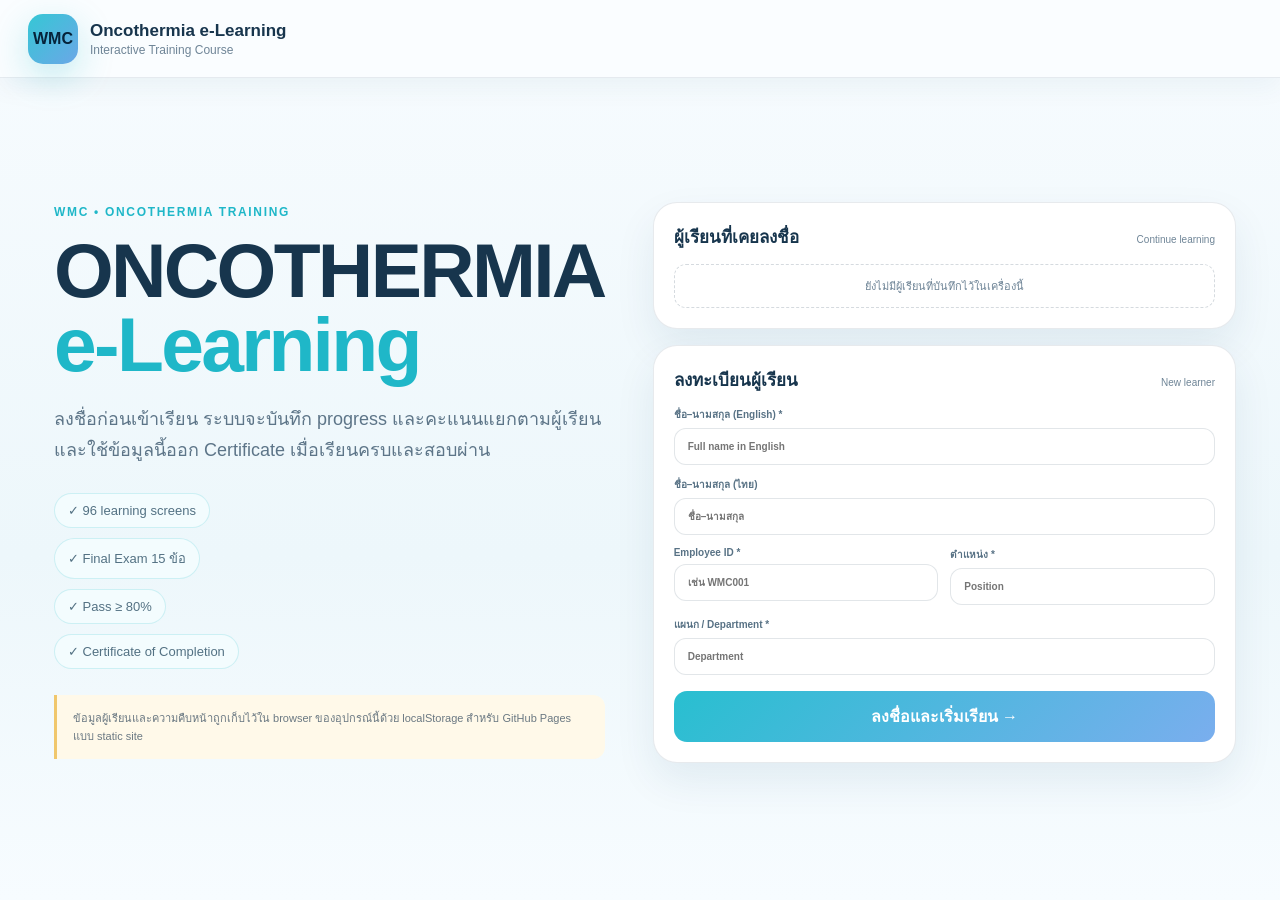
<file: index.html>
<!doctype html>
<html lang="th">
<head>
  <meta charset="utf-8">
  <meta name="viewport" content="width=device-width, initial-scale=1, viewport-fit=cover">
  <meta name="theme-color" content="#f6fbfe">
  <title>Oncothermia e-Learning | WMC</title>
  <link rel="stylesheet" href="styles.css?v=23.0">
</head>
<body class="signedOut">
<div id="app">
  <header class="topbar">
    <button class="brand" id="homeBtn" aria-label="Course home">
      <span class="brandMark">WMC</span>
      <span><b>Oncothermia e‑Learning</b><small>Interactive Training Course</small></span>
    </button>

    <div class="progressWrap">
      <div class="progressLabel"><span>COURSE PROGRESS</span><strong id="progressText">0%</strong></div>
      <div class="progress"><i id="progressBar"></i></div>
    </div>

    <div class="learnerChip">
      <span class="learnerAvatar" id="userInitials">WMC</span>
      <span class="learnerInfo"><b id="userName">Learner</b><small id="userMeta"></small></span>
      <button id="switchLearnerBtn" type="button">เปลี่ยนผู้เรียน</button>
    </div>

    <nav class="topActions">
      <button id="fullscreenBtn" type="button">⛶ Full screen</button>
      <button id="examBtn" type="button">📝 Final Exam</button>
      <button id="certificateBtn" type="button">🏅 Certificate</button>
    </nav>
  </header>

  <main>
    <section id="signinView" class="view signinView">
      <div class="signinHero">
        <div class="kicker">WMC • ONCOTHERMIA TRAINING</div>
        <h1>ONCOTHERMIA<br><span>e‑Learning</span></h1>
        <p>ลงชื่อก่อนเข้าเรียน ระบบจะบันทึก progress และคะแนนแยกตามผู้เรียน และใช้ข้อมูลนี้ออก Certificate เมื่อเรียนครบและสอบผ่าน</p>
        <div class="signinFeatures">
          <span>✓ 96 learning screens</span>
          <span>✓ Final Exam 15 ข้อ</span>
          <span>✓ Pass ≥ 80%</span>
          <span>✓ Certificate of Completion</span>
        </div>
        <div class="signinNotice">ข้อมูลผู้เรียนและความคืบหน้าถูกเก็บไว้ใน browser ของอุปกรณ์นี้ด้วย localStorage สำหรับ GitHub Pages แบบ static site</div>
      </div>

      <div class="signinPanel">
        <div class="savedBox">
          <div class="panelTitle"><span>ผู้เรียนที่เคยลงชื่อ</span><small>Continue learning</small></div>
          <div id="savedLearners" class="savedLearners"></div>
        </div>

        <form id="signinForm" class="registrationCard">
          <div class="panelTitle"><span>ลงทะเบียนผู้เรียน</span><small>New learner</small></div>
          <div class="formGrid">
            <label class="full">ชื่อ–นามสกุล (English) *<input id="regNameEn" autocomplete="name" placeholder="Full name in English" required></label>
            <label class="full">ชื่อ–นามสกุล (ไทย)<input id="regNameTh" placeholder="ชื่อ–นามสกุล"></label>
            <label>Employee ID *<input id="regEmployeeId" placeholder="เช่น WMC001" required></label>
            <label>ตำแหน่ง *<input id="regPosition" placeholder="Position" required></label>
            <label class="full">แผนก / Department *<input id="regDepartment" placeholder="Department" required></label>
          </div>
          <button class="primary signinSubmit" type="submit">ลงชื่อและเริ่มเรียน →</button>
        </form>
      </div>
    </section>

    <section id="homeView" class="view homeView hidden">
      <div class="heroCopy">
        <div class="kicker">WMC • ONCOTHERMIA TRAINING</div>
        <h1>ONCOTHERMIA<br><span>อองโคเทอร์เมียกับการรักษามะเร็ง</span></h1>
        <p>e‑Learning สร้างจาก PowerPoint ฉบับที่จัดรูปแบบเสร็จแล้ว โดยคงเนื้อหาและภาพต้นฉบับ พร้อมระบบติดตามความคืบหน้า แบบทดสอบ และ Certificate</p>
        <div class="welcomeLine">ยินดีต้อนรับ <b id="welcomeName"></b></div>
        <div class="heroStats"><div><b>6</b><span>Lessons</span></div><div><b>96</b><span>Screens</span></div><div><b>15</b><span>Exam questions</span></div></div>
        <div class="heroButtons"><button class="primary" id="startBtn" type="button">เริ่มเรียน →</button><button id="resumeBtn" type="button">เรียนต่อจากล่าสุด</button></div>
      </div>
      <div class="heroImage"><img src="assets/slides/slide-001.png?v=7.0" alt="Oncothermia course cover"></div>
      <div class="lessonGrid" id="lessonGrid"></div>
      <div class="sourceNote">เนื้อหาในคอร์สนี้ยึดตาม PPTX ต้นฉบับ รวมถึง evidence และ case examples ตามแหล่งข้อมูลและช่วงเวลาที่ปรากฏในต้นฉบับ</div>
    </section>

    <section id="courseView" class="view courseView hidden">
      <aside class="lessonRail" id="lessonRail"></aside>
      <div class="viewerColumn">
        <div class="viewerMeta"><div><span id="lessonLabel"></span><b id="slideTitle"></b></div><span id="screenCounter"></span></div>
        <div class="slideStage" id="slideStage"></div>
        <div class="viewerControls"><button id="prevBtn" type="button">← Back</button><div class="dots" id="lessonDots"></div><button class="primary" id="nextBtn" type="button">Next →</button></div>
      </div>
    </section>

    <section id="examView" class="view examView hidden">
      <div class="examHeader"><div><div class="kicker">FINAL ASSESSMENT</div><h2>Final Exam</h2><p>15 ข้อ • เกณฑ์ผ่าน 80% • ทำซ้ำได้</p></div><div class="scoreBadge" id="scoreBadge">Not attempted</div></div>
      <form id="examForm"></form>
      <div class="examSubmit"><button type="button" class="primary" id="submitExamBtn">ส่งคำตอบ</button><button type="button" id="backCourseBtn">กลับบทเรียน</button></div>
    </section>

    <section id="certView" class="view certView hidden">
      <div id="certLocked" class="locked"></div>
      <div id="certReady" class="hidden">
        <div class="certTools">
          <div class="certLearnerSummary"><b id="certProfileName"></b><span>Certificate uses the learner profile from sign-in.</span></div>
          <button id="printCertBtn" type="button">🖨 Print / Save PDF</button>
        </div>
                                <article class="certificate certSource" id="certificate">
          <img class="certSourceBg" src="assets/certificate/certificate-template.png" alt="WMC certificate template">
          <img class="certSourceMachineWm" src="assets/certificate/bed-tower-watermark-user.png" alt="Oncothermia machine watermark">
          <div class="certSourceName" id="certName">Learner name</div>
          <div class="certSourceNameTh" id="certThaiName"></div>
          <div class="certSourceCourse">“Oncothermia e‑Learning Program”</div>
          <div class="certSourceCourseTh">ได้ผ่านการเรียนและประเมินผลตามเกณฑ์กำหนดของหลักสูตรเรียบร้อยแล้ว</div>

          <div class="certSourceSignatureBlock">
            <img class="certSourceSignature" src="assets/certificate/signature-asawadech.png" alt="signature">
            <div class="certSourceSigLine"></div>
            <div class="certSourceSigner">Asawadech Sanbua, M.D.</div>
            <div class="certSourceSignerTh">นพ. อัศวเดช แสนบัว</div>
            <div class="certSourceRole">Radiation Oncology and Oncology</div>
            <div class="certSourceRoleTh">รังสีรักษาและมะเร็งวิทยา</div>
          </div>

          <div class="certSourceVerify">
            <div class="certSourceQRWrap">
              <img class="certSourceQRImg" id="certQrImg" alt="Certificate QR code">
              <div class="certSourceQRFallback hidden" id="certQrFallback">QR</div>
            </div>
            <div class="certSourceVerifyInfo">
              <div class="certSourceVerifyTitle">Certificate<br>Verification</div>
              <div class="certSourceVerifyId" id="certId">CERT-0000</div>
              <div class="certSourceVerifyDate" id="certDate">1 January 2026</div>
              <div class="certSourceVerifyMeta">Employee ID <b id="certEmployeeId"></b></div>
              <div class="certSourceVerifyMeta certSourceVerifyMeta2"><span id="certPosition"></span> • <span id="certDepartment"></span></div>
            </div>
          </div>
        </article>
      </div>
    </section>
  </main>
</div>
<div class="toast" id="toast"></div>
<script src="course-data.js?v=23.0"></script>
<script src="app.js?v=23.0"></script>
</body>
</html>
</file>
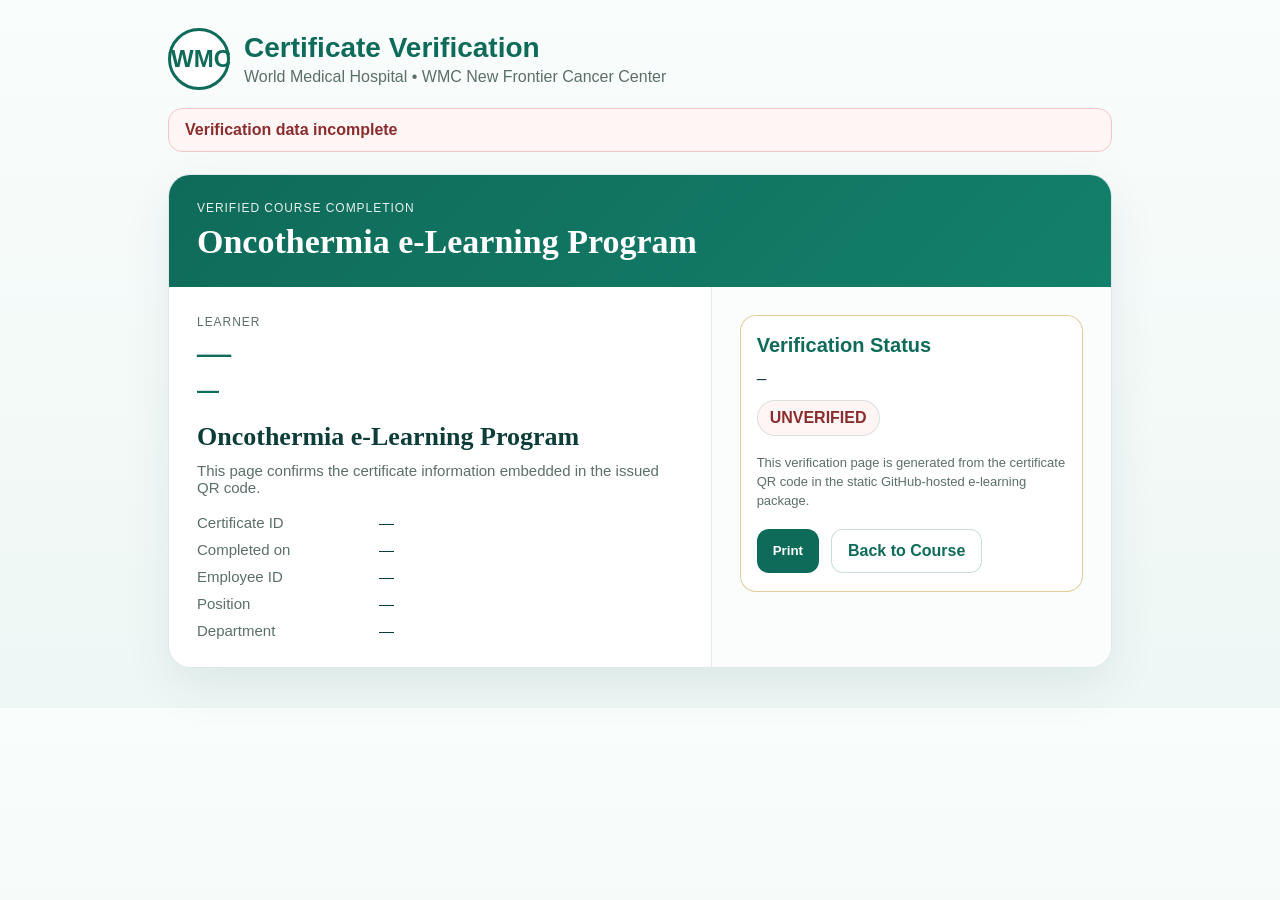
<file: verify.html>
<!doctype html>
<html lang="th">
<head>
  <meta charset="utf-8">
  <meta name="viewport" content="width=device-width, initial-scale=1, viewport-fit=cover">
  <title>Certificate Verification | WMC</title>
  <style>
    :root{--bg:#f5fbfa;--ink:#0c3d38;--brand:#0f6b59;--gold:#c79b3b;--card:#ffffff;--muted:#5c6f69}
    *{box-sizing:border-box}body{margin:0;font-family:Inter,Arial,sans-serif;background:linear-gradient(180deg,#f9fdfc,#eef7f5);color:var(--ink)}
    .wrap{max-width:980px;margin:0 auto;padding:28px 18px 40px}.head{display:flex;align-items:center;gap:14px;margin-bottom:18px}.logo{width:62px;height:62px;border-radius:50%;border:3px solid var(--brand);display:grid;place-items:center;color:var(--brand);font-weight:800;font-size:24px;background:#fff}.titles h1{margin:0;font-size:28px;color:var(--brand)}.titles p{margin:4px 0 0;color:var(--muted)}
    .status{background:#ebfaf1;border:1px solid #b9e0c7;color:#17643f;padding:12px 16px;border-radius:14px;font-weight:700;margin:14px 0 22px}
    .card{background:var(--card);border:1px solid rgba(15,107,89,.14);border-radius:22px;box-shadow:0 18px 48px rgba(15,64,59,.08);overflow:hidden}
    .banner{padding:26px 28px;background:linear-gradient(135deg,#0f6b59,#13806b);color:#fff}.banner .small{letter-spacing:.08em;text-transform:uppercase;font-size:12px;opacity:.9}.banner h2{margin:8px 0 0;font-family:Georgia,serif;font-size:34px}
    .grid{display:grid;grid-template-columns:1.15fr .85fr;gap:0}.main{padding:28px}.side{padding:28px;border-left:1px solid rgba(15,107,89,.10);background:#fbfdfc}
    .label{font-size:12px;letter-spacing:.08em;text-transform:uppercase;color:var(--muted);margin-bottom:6px}.name{font-family:Georgia,serif;font-size:34px;font-weight:700;color:var(--brand);line-height:1.08}.thai{font-size:22px;font-weight:700;color:var(--brand);margin-top:6px}.course{font-family:Georgia,serif;font-size:26px;font-weight:700;margin:18px 0 10px}.muted{color:var(--muted);font-size:15px}
    .kv{display:grid;grid-template-columns:170px 1fr;gap:10px 12px;margin-top:18px;font-size:15px}.kv div:nth-child(odd){color:var(--muted)}
    .idbox{border:1.5px solid rgba(199,155,59,.5);border-radius:16px;padding:18px 16px;background:#fff}.idbox h3{margin:0 0 12px;font-size:20px;color:var(--brand)}.idline{font-family:ui-monospace,monospace;font-size:16px;word-break:break-all}.pill{display:inline-block;margin-top:12px;padding:8px 12px;border-radius:999px;background:#f3faf8;color:var(--brand);font-weight:700;border:1px solid rgba(15,107,89,.15)}
    .note{margin-top:18px;color:var(--muted);font-size:13px;line-height:1.45}.actions{display:flex;gap:12px;flex-wrap:wrap;margin-top:18px}.btn{appearance:none;border:none;border-radius:12px;padding:12px 16px;background:var(--brand);color:#fff;font-weight:700;cursor:pointer;text-decoration:none}.btn.alt{background:#fff;color:var(--brand);border:1px solid rgba(15,107,89,.22)}
    @media(max-width:760px){.grid{grid-template-columns:1fr}.side{border-left:none;border-top:1px solid rgba(15,107,89,.10)}.banner h2{font-size:26px}.name{font-size:28px}.thai{font-size:18px}.kv{grid-template-columns:1fr}}
  </style>
</head>
<body>
  <div class="wrap">
    <div class="head">
      <div class="logo">WMC</div>
      <div class="titles">
        <h1>Certificate Verification</h1>
        <p>World Medical Hospital • WMC New Frontier Cancer Center</p>
      </div>
    </div>
    <div class="status" id="status">Verified certificate data loaded</div>
    <div class="card">
      <div class="banner">
        <div class="small">Verified Course Completion</div>
        <h2>Oncothermia e-Learning Program</h2>
      </div>
      <div class="grid">
        <section class="main">
          <div class="label">Learner</div>
          <div class="name" id="vName">—</div>
          <div class="thai" id="vNameTh"></div>
          <div class="course" id="vCourse">Oncothermia e-Learning Program</div>
          <div class="muted">This page confirms the certificate information embedded in the issued QR code.</div>
          <div class="kv">
            <div>Certificate ID</div><div id="vCertId">—</div>
            <div>Completed on</div><div id="vCompleted">—</div>
            <div>Employee ID</div><div id="vEmployee">—</div>
            <div>Position</div><div id="vPosition">—</div>
            <div>Department</div><div id="vDepartment">—</div>
          </div>
        </section>
        <aside class="side">
          <div class="idbox">
            <h3>Verification Status</h3>
            <div class="idline" id="vCertId2">—</div>
            <div class="pill">VERIFIED</div>
            <div class="note">This verification page is generated from the certificate QR code in the static GitHub-hosted e-learning package.</div>
            <div class="actions">
              <button class="btn" onclick="window.print()">Print</button>
              <a class="btn alt" href="index.html">Back to Course</a>
            </div>
          </div>
        </aside>
      </div>
    </div>
  </div>
  <script>
    const qs=new URLSearchParams(location.search);
    const data={
      certId:qs.get('certId')||'', nameEn:qs.get('nameEn')||'', nameTh:qs.get('nameTh')||'',
      course:qs.get('course')||'Oncothermia e-Learning Program', completed:qs.get('completed')||'',
      employeeId:qs.get('employeeId')||'', position:qs.get('position')||'', department:qs.get('department')||''
    };
    const valid=Boolean(data.certId&&data.nameEn&&data.course&&data.completed);
    const set=(id,v)=>document.getElementById(id).textContent=v||'—';
    set('vName', data.nameEn); set('vNameTh', data.nameTh); set('vCourse', data.course); set('vCertId', data.certId); set('vCertId2', data.certId);
    set('vCompleted', data.completed); set('vEmployee', data.employeeId); set('vPosition', data.position); set('vDepartment', data.department);
    const status=document.getElementById('status');
    if(!valid){
      status.textContent='Verification data incomplete';
      status.style.background='#fff5f5'; status.style.borderColor='#f3c7c7'; status.style.color='#8b2d2d';
      document.querySelector('.pill').textContent='UNVERIFIED'; document.querySelector('.pill').style.background='#fff5f5'; document.querySelector('.pill').style.color='#8b2d2d';
    }
  </script>
</body>
</html>
</file>
<file: styles.css>
:root{--navy:#071b2d;--navy2:#0b2e4b;--panel:#0d2942;--teal:#20b8c4;--cyan:#51dbe0;--blue:#4b94df;--white:#f7fbff;--ink:#eaf5ff;--muted:#95acc0;--line:rgba(255,255,255,.13);--good:#73dda0;--bad:#ff8f97;--gold:#f0c76c;--shadow:0 24px 70px rgba(0,0,0,.34);}
*{box-sizing:border-box}html,body{margin:0;min-height:100%;background:#051422;color:var(--ink);font-family:'Leelawadee UI','Tahoma','Arial',system-ui,sans-serif}button,input{font:inherit}.hidden{display:none!important}button{cursor:pointer}.topbar{height:92px;position:sticky;top:0;z-index:50;background:rgba(5,20,34,.96);backdrop-filter:blur(16px);border-bottom:1px solid var(--line);display:grid;grid-template-columns:minmax(230px,1fr) minmax(220px,360px) auto;gap:20px;align-items:center;padding:12px 22px}.brand{border:0;background:transparent;color:white;display:flex;gap:12px;align-items:center;text-align:left}.brandMark{width:50px;height:50px;border-radius:15px;display:grid;place-items:center;background:linear-gradient(135deg,var(--cyan),var(--blue));color:#06233a;font-weight:900;box-shadow:0 12px 35px rgba(32,184,196,.25)}.brand b{display:block;font-size:17px}.brand small{display:block;color:var(--muted);font-size:12px;margin-top:2px}.progressWrap{padding:10px 14px;border:1px solid rgba(81,219,224,.18);border-radius:16px;background:rgba(81,219,224,.05)}.progressLabel{display:flex;justify-content:space-between;font-size:11px;color:#b8dbe7;font-weight:800}.progress{height:6px;background:rgba(255,255,255,.08);border-radius:999px;margin-top:8px;overflow:hidden}.progress i{height:100%;display:block;width:0;background:linear-gradient(90deg,var(--cyan),var(--blue));transition:.3s}.topActions{display:flex;gap:8px}.topActions button,.heroButtons button,.viewerControls button,.examSubmit button,.certTools button{border:1px solid var(--line);background:rgba(255,255,255,.05);color:white;padding:11px 15px;border-radius:13px;font-weight:700}.primary{background:linear-gradient(135deg,var(--teal),var(--blue))!important;color:#062038!important;border-color:transparent!important}main{min-height:calc(100vh - 92px);background:radial-gradient(circle at 80% 0%,rgba(32,184,196,.12),transparent 34%),linear-gradient(135deg,#071b2d,#061320)}.view{max-width:1500px;margin:auto;padding:36px 34px 60px}.homeView{display:grid;grid-template-columns:1fr .9fr;gap:28px}.heroCopy{padding:40px 20px}.kicker{color:var(--cyan);font-size:12px;font-weight:900;letter-spacing:.14em}.heroCopy h1{font-size:clamp(43px,5vw,76px);line-height:1.02;margin:14px 0 20px;letter-spacing:-.03em}.heroCopy h1 span{font-size:.55em;color:#7ee2e5}.heroCopy p{font-size:18px;line-height:1.75;color:#cfe0eb;max-width:760px}.heroStats{display:flex;gap:12px;margin:26px 0}.heroStats div{min-width:130px;border:1px solid var(--line);background:rgba(255,255,255,.04);border-radius:18px;padding:15px}.heroStats b{font-size:30px;color:var(--cyan)}.heroStats span{display:block;color:var(--muted);font-size:12px}.heroButtons{display:flex;gap:10px}.heroImage{align-self:center;border-radius:24px;overflow:hidden;border:1px solid var(--line);box-shadow:var(--shadow);background:white}.heroImage img{display:block;width:100%}.lessonGrid{grid-column:1/-1;display:grid;grid-template-columns:repeat(5,1fr);gap:14px}.lessonCard{border:1px solid var(--line);background:linear-gradient(145deg,rgba(255,255,255,.07),rgba(255,255,255,.025));border-radius:20px;overflow:hidden;color:white;text-align:left;padding:0}.lessonCard img{width:100%;aspect-ratio:16/9;object-fit:cover;display:block;opacity:.9}.lessonCard .copy{padding:14px}.lessonCard b{display:block;font-size:15px}.lessonCard span{display:block;color:var(--muted);font-size:11px;margin-top:5px}.sourceNote{grid-column:1/-1;color:#b9cbd8;border-left:3px solid var(--gold);padding:10px 14px;background:rgba(240,199,108,.07);border-radius:0 12px 12px 0;font-size:12px}.courseView{max-width:none;display:grid;grid-template-columns:245px 1fr;gap:18px;padding:20px}.lessonRail{position:sticky;top:112px;height:calc(100vh - 132px);display:flex;flex-direction:column;gap:8px}.railLesson{border:1px solid var(--line);background:rgba(255,255,255,.035);color:#c4d4e1;border-radius:15px;text-align:left;padding:12px}.railLesson.active{background:rgba(32,184,196,.12);border-color:rgba(81,219,224,.42);color:white}.railLesson b{display:block;font-size:12px}.railLesson span{font-size:10px;color:var(--muted)}.viewerColumn{min-width:0}.viewerMeta{display:flex;justify-content:space-between;align-items:flex-end;gap:20px;margin:0 4px 10px}.viewerMeta span{display:block;color:var(--cyan);font-size:11px;font-weight:800}.viewerMeta b{font-size:16px}.viewerMeta #screenCounter{color:var(--muted);font-size:12px}.slideStage{background:#000;border:1px solid var(--line);border-radius:20px;overflow:hidden;box-shadow:var(--shadow);min-height:68vh;display:grid;place-items:center;position:relative}.slideStage img{width:100%;height:100%;max-height:calc(100vh - 210px);object-fit:contain;display:block}.videoWrap{width:100%;height:calc(100vh - 210px);min-height:500px;position:relative;background:#000;display:grid;place-items:center}.videoWrap video{width:100%;height:100%;object-fit:contain;background:#000}.videoHint{position:absolute;right:16px;bottom:16px;background:rgba(5,20,34,.88);border:1px solid var(--line);padding:8px 11px;border-radius:10px;color:#dceaf4;font-size:11px;pointer-events:none}.viewerControls{display:grid;grid-template-columns:auto 1fr auto;align-items:center;gap:14px;margin-top:12px}.viewerControls button:disabled{opacity:.35;cursor:not-allowed}.dots{display:flex;justify-content:center;flex-wrap:wrap;gap:4px;max-height:30px;overflow:hidden}.dots i{width:6px;height:6px;border-radius:50%;background:rgba(255,255,255,.15)}.dots i.on{background:var(--cyan)}.examView{max-width:980px}.examHeader{display:flex;justify-content:space-between;align-items:flex-end;margin-bottom:22px}.examHeader h2{font-size:46px;margin:4px 0}.examHeader p{color:var(--muted)}.scoreBadge{border:1px solid var(--line);padding:12px 16px;border-radius:16px;color:#cde0ec}.question{border:1px solid var(--line);background:rgba(255,255,255,.035);border-radius:20px;padding:20px;margin:12px 0}.question h3{font-size:16px;line-height:1.55;margin:0 0 12px}.question label{display:block;padding:10px 12px;border-radius:12px;color:#d4e4ee}.question label:hover{background:rgba(255,255,255,.04)}.question .feedback{font-size:12px;color:var(--muted);margin:10px 12px 0}.question.correct{border-color:rgba(115,221,160,.5)}.question.wrong{border-color:rgba(255,143,151,.5)}.examSubmit{display:flex;gap:10px;margin-top:22px}.certView{max-width:1100px}.locked{text-align:center;padding:80px 30px;border:1px solid var(--line);border-radius:24px;background:rgba(255,255,255,.035)}.locked .lockIcon{font-size:54px}.certTools{display:flex;gap:10px;align-items:end;margin-bottom:20px;flex-wrap:wrap}.certTools label{display:flex;flex-direction:column;gap:6px;font-size:12px;color:var(--muted);flex:1}.certTools input{min-width:260px;padding:12px 14px;border-radius:12px;border:1px solid var(--line);background:rgba(255,255,255,.07);color:white}.certificate{aspect-ratio:1.414/1;background:#fff;color:#12283a;padding:46px;border:14px solid #0b2e4a;outline:3px solid #d6ad50;outline-offset:-28px;display:flex;flex-direction:column;align-items:center;justify-content:center;text-align:center;position:relative;box-shadow:var(--shadow)}.certSeal{width:70px;height:70px;border-radius:50%;background:#0b2e4a;color:white;display:grid;place-items:center;font-weight:900}.certOverline{font-size:11px;letter-spacing:.2em;color:#a27b28;margin:10px}.certificate h2{font-family:Georgia,serif;font-size:48px;margin:0;color:#0b2e4a}.certificate p{margin:11px 0 5px}.certName{font-family:Georgia,serif;font-size:36px;min-width:70%;border-bottom:1px solid #bba266;padding:5px 15px}.certCourse{font-size:25px;font-weight:800;margin-top:8px}.certThai{color:#4a6378}.certMeta{width:85%;display:grid;grid-template-columns:repeat(3,1fr);gap:12px;margin-top:28px}.certMeta div{padding:10px;border-top:1px solid #d9d3c5}.certMeta span{display:block;font-size:10px;color:#7b8791}.certMeta b{font-size:12px}.certFooter{font-size:9px;color:#86919a;margin-top:18px}.toast{position:fixed;left:50%;bottom:30px;transform:translate(-50%,20px);opacity:0;pointer-events:none;background:#102c45;border:1px solid var(--line);padding:12px 16px;border-radius:12px;box-shadow:var(--shadow);transition:.25s;z-index:100}.toast.show{opacity:1;transform:translate(-50%,0)}
@media(max-width:1000px){.topbar{grid-template-columns:1fr auto;height:auto}.progressWrap{display:none}.topActions button:first-child{display:none}.homeView{grid-template-columns:1fr}.lessonGrid{grid-template-columns:repeat(2,1fr)}.courseView{grid-template-columns:1fr}.lessonRail{position:static;height:auto;flex-direction:row;overflow:auto}.railLesson{min-width:190px}.slideStage{min-height:auto}.videoWrap{height:auto;aspect-ratio:16/9;min-height:0}}@media(max-width:650px){.topbar{padding:9px 10px}.brandMark{width:40px;height:40px}.brand b{font-size:13px}.brand small{display:none}.topActions button{padding:8px;font-size:11px}.topActions button:nth-child(3){display:none}.view{padding:20px 14px}.heroCopy{padding:15px 2px}.heroStats div{min-width:0;flex:1}.lessonGrid{grid-template-columns:1fr}.viewerMeta b{font-size:13px}.courseView{padding:10px}.slideStage{border-radius:10px}.viewerControls{grid-template-columns:auto 1fr auto}.examHeader{align-items:flex-start;gap:10px}.scoreBadge{font-size:11px}.certificate{padding:25px;border-width:8px}.certificate h2{font-size:32px}.certName{font-size:24px}.certMeta{width:100%}.certTools input{min-width:100%}}
@media print{body{background:white}.topbar,.certTools,.locked{display:none!important}.certView{padding:0;max-width:none}.certificate{box-shadow:none;width:100%;height:auto;page-break-inside:avoid}}

/* Original PowerPoint animated GIF playback (slides 19–20) */
.gifPlayer{overflow:hidden;background:#000}.gifPlayer .animatedGif{width:100%;height:100%;max-height:none;object-fit:contain;background:#000;display:block}.replayBtn{position:absolute;right:16px;bottom:16px;border:1px solid rgba(255,255,255,.25);background:rgba(5,20,34,.82);color:#fff;padding:9px 13px;border-radius:11px;font-weight:800;backdrop-filter:blur(8px);z-index:2}.replayBtn:hover{background:rgba(32,184,196,.88);color:#061c2c}.gifPlayer:fullscreen .animatedGif{width:100vw;height:100vh;object-fit:contain}

/* PowerPoint animation playback: original GIFs converted losslessly in timing to lightweight MP4 */
.pptAnimation{overflow:hidden;background:#000}.pptAnimation .pptVideo{width:100%;height:100%;object-fit:contain;background:#000;display:block}.replayBtn,.pauseBtn{position:absolute;bottom:16px;border:1px solid rgba(255,255,255,.25);background:rgba(5,20,34,.78);color:#fff;padding:9px 13px;border-radius:11px;font-weight:800;backdrop-filter:blur(8px);z-index:3}.replayBtn{right:16px}.pauseBtn{right:112px}.replayBtn:hover,.pauseBtn:hover{background:rgba(32,184,196,.9);color:#061c2c}


/* v4: never crop teaching slides or PowerPoint animation frames */
.slideStage{
  width:100%;
  height:calc(100vh - 215px);
  min-height:520px;
  max-height:860px;
  overflow:hidden;
  display:flex;
  align-items:center;
  justify-content:center;
  background:#000;
}
.slideStage > img{
  width:auto !important;
  height:auto !important;
  max-width:100% !important;
  max-height:100% !important;
  object-fit:contain !important;
  object-position:center center !important;
  flex:0 0 auto;
}
.videoWrap,
.pptAnimation{
  width:100% !important;
  height:100% !important;
  min-height:0 !important;
  display:flex !important;
  align-items:center !important;
  justify-content:center !important;
  overflow:hidden !important;
  background:#000 !important;
}
.videoWrap video,
.pptAnimation .pptVideo{
  width:100% !important;
  height:100% !important;
  max-width:100% !important;
  max-height:100% !important;
  object-fit:contain !important;
  object-position:center center !important;
}
@media(max-width:1000px){
  .slideStage{height:auto;min-height:0;aspect-ratio:16/9;max-height:none}
  .videoWrap,.pptAnimation{height:100% !important;aspect-ratio:auto !important}
}

/* v5: learner sign-in + per-user course records */
.topbar{grid-template-columns:minmax(230px,1fr) minmax(220px,340px) minmax(250px,340px) auto;gap:14px}
.learnerChip{display:flex;align-items:center;gap:9px;border:1px solid rgba(81,219,224,.18);background:rgba(81,219,224,.045);border-radius:16px;padding:7px 8px 7px 9px;min-width:0}
.learnerAvatar{width:35px;height:35px;flex:0 0 35px;border-radius:12px;background:linear-gradient(135deg,var(--cyan),var(--blue));display:grid;place-items:center;color:#06233a;font-size:11px;font-weight:900}
.learnerInfo{min-width:0;flex:1}.learnerInfo b,.learnerInfo small{display:block;white-space:nowrap;overflow:hidden;text-overflow:ellipsis}.learnerInfo b{font-size:12px}.learnerInfo small{font-size:9px;color:var(--muted);margin-top:2px}.learnerChip button{border:1px solid var(--line);background:rgba(255,255,255,.04);color:#d9e7ef;border-radius:10px;padding:7px 8px;font-size:9px;font-weight:800}
.signedOut .progressWrap,.signedOut .learnerChip,.signedOut .topActions{display:none}.signedOut .topbar{grid-template-columns:1fr;height:78px}.signedOut main{min-height:calc(100vh - 78px)}
.signinView{max-width:1260px;display:grid;grid-template-columns:.9fr 1.1fr;gap:38px;align-items:center;min-height:calc(100vh - 92px);padding-top:46px;padding-bottom:46px}
.signinHero{padding:30px 10px}.signinHero h1{font-size:clamp(52px,6vw,82px);line-height:.96;margin:15px 0 22px;letter-spacing:-.035em}.signinHero h1 span{color:var(--cyan)}.signinHero>p{font-size:18px;line-height:1.75;color:#d1e2ed;max-width:570px}.signinFeatures{display:grid;gap:10px;margin:26px 0}.signinFeatures span{width:max-content;max-width:100%;padding:9px 13px;border-radius:999px;background:rgba(32,184,196,.08);border:1px solid rgba(81,219,224,.2);color:#ccecf0;font-size:13px}.signinNotice{margin-top:26px;padding:14px 16px;border-left:3px solid var(--gold);background:rgba(240,199,108,.07);border-radius:0 12px 12px 0;color:#c9d7df;font-size:11px;line-height:1.65}
.signinPanel{display:grid;gap:16px}.savedBox,.registrationCard{border:1px solid var(--line);background:linear-gradient(145deg,rgba(255,255,255,.075),rgba(255,255,255,.025));border-radius:24px;padding:20px;box-shadow:var(--shadow)}.panelTitle{display:flex;align-items:baseline;justify-content:space-between;gap:12px;margin-bottom:14px}.panelTitle span{font-size:17px;font-weight:900}.panelTitle small{font-size:10px;color:var(--muted)}.savedLearners{display:grid;gap:8px;max-height:205px;overflow:auto}.savedLearner{width:100%;display:grid;grid-template-columns:42px 1fr auto;align-items:center;gap:10px;padding:10px;border:1px solid var(--line);border-radius:14px;background:rgba(255,255,255,.035);color:white;text-align:left}.savedLearner:hover{border-color:rgba(81,219,224,.42);background:rgba(32,184,196,.08)}.savedLearner .avatar{width:38px;height:38px;border-radius:12px;background:rgba(81,219,224,.13);display:grid;place-items:center;color:var(--cyan);font-size:11px;font-weight:900}.savedLearner b,.savedLearner small{display:block}.savedLearner b{font-size:12px}.savedLearner small{font-size:9px;color:var(--muted);margin-top:2px}.savedLearner .continue{font-size:10px;color:var(--cyan);font-weight:800}.noLearners{padding:12px;border:1px dashed var(--line);border-radius:12px;color:var(--muted);font-size:11px;text-align:center}
.formGrid{display:grid;grid-template-columns:1fr 1fr;gap:12px}.formGrid label{display:flex;flex-direction:column;gap:6px;color:#bad0df;font-size:10px;font-weight:700}.formGrid label.full{grid-column:1/-1}.formGrid input{width:100%;border:1px solid var(--line);background:rgba(255,255,255,.055);color:white;border-radius:12px;padding:12px 13px;outline:none}.formGrid input:focus{border-color:rgba(81,219,224,.65);box-shadow:0 0 0 3px rgba(81,219,224,.08)}.signinSubmit{width:100%;margin-top:16px;padding:13px 16px!important;border-radius:13px;border:0;font-weight:900}
.welcomeLine{display:inline-flex;margin-top:14px;padding:7px 11px;border-radius:999px;background:rgba(81,219,224,.08);border:1px solid rgba(81,219,224,.18);font-size:12px;color:#cde8ee}.welcomeLine b{margin-left:5px;color:var(--cyan)}
.certLearnerSummary{flex:1;display:flex;flex-direction:column;gap:3px}.certLearnerSummary b{font-size:13px}.certLearnerSummary span{font-size:10px;color:var(--muted)}.certThaiName{font-size:17px;color:#526d82;margin-top:7px}.certIdentity{display:flex;justify-content:center;gap:28px;flex-wrap:wrap;margin-top:12px;color:#627584;font-size:9px}.certIdentity b{color:#24435b}.certFooter{margin-top:12px}

@media(max-width:1280px){.topbar{grid-template-columns:minmax(220px,1fr) 280px auto}.learnerChip{display:none}.signinView{grid-template-columns:1fr 1.15fr}}
@media(max-width:1000px){.signinView{grid-template-columns:1fr;min-height:auto}.signinHero{padding:10px 4px}.signinHero h1{font-size:58px}.savedLearners{max-height:none}.signedOut .topbar{grid-template-columns:1fr}.signedOut .brand{justify-self:start}}
@media(max-width:650px){.signinView{padding:22px 14px}.signinHero h1{font-size:48px}.signinHero>p{font-size:15px}.formGrid{grid-template-columns:1fr}.formGrid label.full{grid-column:auto}.savedLearner{grid-template-columns:38px 1fr}.savedLearner .continue{display:none}.certIdentity{gap:8px 16px}.certThaiName{font-size:13px}}
@media print{.signinView{display:none!important}.certIdentity{font-size:8pt}.certThaiName{font-size:13pt}}
@media(min-width:1281px){.topbar{grid-template-columns:minmax(220px,1fr) minmax(190px,300px) minmax(210px,280px) auto}.topActions button{padding:10px 12px;font-size:12px}}


/* v6: Light theme inspired by Hormone e-Learning */
:root{
  --navy:#17354d;
  --navy2:#2a5878;
  --panel:#ffffff;
  --teal:#1fb7c8;
  --cyan:#35c7d5;
  --blue:#6ba7e7;
  --white:#ffffff;
  --ink:#17354d;
  --muted:#6f8597;
  --line:rgba(23,53,77,.12);
  --shadow:0 18px 40px rgba(17,64,100,.08);
}
html,body{background:#eef7fb;color:var(--ink)}
main{background:linear-gradient(180deg,#f6fbfe 0%,#edf7fb 58%,#f7fcff 100%)!important}
.topbar{background:rgba(250,253,255,.96)!important;border-bottom:1px solid rgba(23,53,77,.09)!important;box-shadow:0 10px 24px rgba(24,74,108,.05)}
.brand{color:var(--ink)!important}.brand small{color:#6f8597!important}
.progressWrap{background:#fff!important;border:1px solid rgba(23,53,77,.10)!important;box-shadow:var(--shadow)}
.progressLabel{color:#47657d!important}.progress{background:#dfeef5!important}.progress i{background:linear-gradient(90deg,#34c5d8,#75aee9)!important}
.topActions button,.heroButtons button,.viewerControls button,.examSubmit button,.certTools button{background:#fff!important;color:var(--ink)!important;border:1px solid rgba(23,53,77,.12)!important;box-shadow:0 6px 18px rgba(24,74,108,.06)}
.primary{background:linear-gradient(135deg,#28bfd0,#7aaeee)!important;color:#fff!important;border-color:transparent!important}
.learnerChip{background:#fff!important;border:1px solid rgba(23,53,77,.10)!important;box-shadow:var(--shadow)}
.learnerChip button{background:#f6fbfe!important;color:var(--ink)!important;border:1px solid rgba(23,53,77,.10)!important}
.heroImage,.savedBox,.registrationCard,.locked,.question{background:#fff!important;border:1px solid rgba(23,53,77,.10)!important;box-shadow:var(--shadow)}
.kicker,.viewerMeta span,.welcomeLine b,.savedLearner .continue,.signinHero h1 span{color:#1fb7c8!important}
.heroCopy p,.signinHero>p,.locked,.question .feedback,.examHeader p,.sourceNote,.signinNotice{color:#5d7588!important}
.heroStats div{background:#fff!important;border:1px solid rgba(23,53,77,.10)!important;box-shadow:var(--shadow)}
.heroStats b{color:#1fb7c8!important}.heroStats span{color:#6f8597!important}
.sourceNote{background:#fff9e9!important;border-left:3px solid #e1b85d!important}
.lessonCard{background:#fff!important;border:1px solid rgba(23,53,77,.10)!important;color:var(--ink)!important;box-shadow:var(--shadow)}
.lessonCard span{color:#6f8597!important}
.courseView{background:transparent!important}
.lessonRail{gap:10px}
.railLesson{background:#fff!important;color:var(--ink)!important;border:1px solid rgba(23,53,77,.10)!important;box-shadow:0 8px 18px rgba(24,74,108,.05)}
.railLesson.active{background:linear-gradient(180deg,#f2fdff 0%,#ffffff 100%)!important;border-color:rgba(31,183,200,.5)!important;box-shadow:0 12px 28px rgba(31,183,200,.12)}
.railLesson span{color:#6f8597!important}
.viewerMeta b,#screenCounter{color:var(--ink)!important}
.slideStage{background:#fff!important;border:1px solid rgba(23,53,77,.10)!important;box-shadow:var(--shadow)!important}
.videoWrap,.pptAnimation{background:#f7fbfe!important}
.videoWrap video,.pptAnimation .pptVideo{background:#f7fbfe!important}
.replayBtn,.pauseBtn{background:rgba(255,255,255,.92)!important;color:var(--ink)!important;border:1px solid rgba(23,53,77,.12)!important;box-shadow:0 6px 18px rgba(24,74,108,.08)}
.replayBtn:hover,.pauseBtn:hover{background:#1fb7c8!important;color:#fff!important}
.dots i{background:rgba(23,53,77,.16)!important}.dots i.on{background:#1fb7c8!important}
.examHeader h2,.panelTitle span,.heroCopy h1,.signinHero h1,.viewerMeta b,.certificate h2{color:var(--ink)!important}
.scoreBadge{background:#fff!important;border:1px solid rgba(23,53,77,.10)!important;color:var(--ink)!important;box-shadow:var(--shadow)}
.question h3,label{color:var(--ink)!important}
.question label:hover{background:#f6fbfe!important}
.question.correct{border-color:rgba(92,194,128,.5)!important;background:#f7fff9!important}
.question.wrong{border-color:rgba(235,115,115,.4)!important;background:#fff8f8!important}
.certTools label{color:#6f8597!important}.certTools input{background:#fff!important;color:var(--ink)!important;border:1px solid rgba(23,53,77,.12)!important}
.toast{background:#fff!important;color:var(--ink)!important;border:1px solid rgba(23,53,77,.12)!important;box-shadow:var(--shadow)}
.savedLearner{background:#fff!important;border:1px solid rgba(23,53,77,.10)!important;color:var(--ink)!important}
.savedLearner:hover{background:#f2fdff!important;border-color:rgba(31,183,200,.45)!important}
.savedLearner .avatar{background:rgba(31,183,200,.10)!important;color:#1fb7c8!important}
.savedLearner small,.learnerInfo small,.certLearnerSummary span,.certTools label,.panelTitle small,.savedLearner small{color:#6f8597!important}
.noLearners{background:#fff!important;border:1px dashed rgba(23,53,77,.18)!important;color:#6f8597!important}
.formGrid label{color:#587285!important}.formGrid input{background:#fff!important;color:var(--ink)!important;border:1px solid rgba(23,53,77,.12)!important}
.signinFeatures span,.welcomeLine{background:#f3fcfe!important;border:1px solid rgba(31,183,200,.18)!important;color:#537183!important}
.signinNotice{background:#fff9e9!important;color:#6a7882!important}
.signedOut .topbar{background:rgba(250,253,255,.96)!important}
.certificate{box-shadow:0 24px 60px rgba(17,64,100,.10)!important}
@media(max-width:1000px){.topbar{background:#fbfeff!important}}


/* v8 certificate redesign */
.certElegant{aspect-ratio:1.414/1;background:#fffdf9!important;color:#0f5f55!important;padding:34px 38px 28px!important;border:6px solid #0a6a57!important;outline:3px solid #d9ab47!important;outline-offset:-15px!important;justify-content:flex-start!important;overflow:hidden;box-shadow:0 22px 60px rgba(18,78,92,.14)!important}
.certElegant::before,.certElegant::after{content:"";position:absolute;inset:0;pointer-events:none}
.certElegant::before{background:linear-gradient(135deg,rgba(9,107,83,.06),transparent 28%),linear-gradient(315deg,rgba(9,107,83,.05),transparent 28%)}
.certElegant::after{inset:18px;border:1.5px solid rgba(217,171,71,.72)}
.certCorner{position:absolute;width:170px;height:110px;pointer-events:none}
.certCorner::before,.certCorner::after{content:"";position:absolute;border-radius:0 0 90px 0}
.certCorner-tl{left:0;top:0}.certCorner-tr{right:0;top:0;transform:scaleX(-1)}.certCorner-bl{left:0;bottom:0;transform:scaleY(-1)}.certCorner-br{right:0;bottom:0;transform:scale(-1)}
.certCorner::before{left:-24px;top:-26px;width:165px;height:120px;background:linear-gradient(135deg,#0c6a57 0%,#0a755f 48%,#14553a 100%);border:4px solid #d8ab4f;box-shadow:0 2px 0 rgba(255,255,255,.55) inset}
.certCorner::after{left:10px;top:8px;width:112px;height:74px;border:2px solid rgba(255,244,219,.8);background:transparent}
.certBgPattern{position:absolute;opacity:.12;pointer-events:none}
.certBgPattern-left{left:34px;top:120px;bottom:48px;width:165px;background:radial-gradient(circle at 50% 4%,transparent 76%,rgba(190,210,205,.5) 77% 78%,transparent 79%),linear-gradient(180deg,transparent 0 8%,rgba(190,210,205,.8) 8% 8.6%,transparent 8.6% 16%,rgba(190,210,205,.75) 16% 16.7%,transparent 16.7% 100%);filter:blur(.2px)}
.certBgPattern-right{right:28px;top:86px;bottom:62px;width:165px;background:radial-gradient(circle at 20% 10%,rgba(190,210,205,.4) 0 4px,transparent 4px),radial-gradient(circle at 50% 28%,rgba(190,210,205,.4) 0 4px,transparent 4px),radial-gradient(circle at 72% 52%,rgba(190,210,205,.4) 0 4px,transparent 4px),linear-gradient(28deg,transparent 48%,rgba(190,210,205,.32) 48.5% 49.5%,transparent 50%),linear-gradient(-24deg,transparent 45%,rgba(190,210,205,.28) 45.5% 46.4%,transparent 47%)}
.certTopBrand{position:relative;z-index:2;text-align:center;margin-top:6px}.certLogoWrap{display:flex;flex-direction:column;align-items:center;gap:2px}.certLogoCircle{width:88px;height:88px;border-radius:50%;border:4px solid #0e6d5a;color:#0e6d5a;display:grid;place-items:center;font-weight:900;font-size:26px;letter-spacing:.04em;background:radial-gradient(circle at 30% 30%,#f9fffd,#e8f6f0)}.certLogoSub{font-size:8px;letter-spacing:.18em;color:#0e6d5a;margin-top:2px}.certHospitalName{font-family:Georgia,serif;font-size:18px;font-weight:700;color:#125848;margin-top:5px}.certHospitalThai{font-size:11px;font-weight:700;color:#1a6a59}.certCenterName{font-family:Georgia,serif;font-size:16px;font-weight:700;color:#0b6a57;margin-top:6px}.certCenterThai{font-size:10px;font-weight:700;color:#0e6d5a}
.certTitleRow{display:flex;align-items:center;justify-content:center;gap:14px;margin-top:16px;position:relative;z-index:2}.certFlourish{font-size:28px;color:#b2862f}.certElegant .certOverline{font-family:Georgia,serif;font-size:31px;letter-spacing:.02em;color:#a87418;margin:0;font-weight:700}.certOverlineThai{font-size:19px;font-weight:800;color:#b07f22;margin-top:2px}
.certSubcopy{margin-top:12px;font-family:Georgia,serif;font-size:17px;color:#2d5e54}.certSubcopyThai{font-size:15px;font-weight:700;color:#2d6a5d;margin-top:2px}
.certElegant .certName{font-family:Georgia,serif;font-size:43px;letter-spacing:.02em;color:#0f6f5f;min-width:unset;border-bottom:none;padding:0;margin-top:16px;line-height:1.12;font-weight:700;text-transform:uppercase}.certElegant .certThaiName{font-size:24px;color:#0c6657;margin-top:4px;font-weight:700}.certBodyLine{margin-top:16px;font-family:Georgia,serif;font-size:17px;color:#2f5f57}.certElegant .certCourse{font-family:Georgia,serif;font-size:25px;font-weight:700;margin-top:7px;color:#0f6a57}.certElegant .certThai{margin-top:4px;color:#6b7b76;font-size:15px}
.certSignatureWrap{margin-top:18px;text-align:center;position:relative;z-index:2}.certSignature{font-family:"Brush Script MT","Segoe Script",cursive;font-size:58px;line-height:1;color:#6f8ef2;transform:rotate(-8deg);margin-bottom:-8px}.certSignatureLine{width:186px;height:1.5px;background:#b49049;margin:8px auto}.certSignerName{font-family:Georgia,serif;font-size:14px;font-weight:700;color:#226251}.certSignerThai{font-size:11px;font-weight:700;color:#266150}.certSignerRole,.certSignerRoleThai{font-size:10px;color:#61726a;margin-top:3px}
.certVerificationBox{position:absolute;right:42px;bottom:46px;display:grid;grid-template-columns:92px 1fr;gap:14px;align-items:center;background:#fff;border:1.5px solid #d9ab47;border-radius:16px;padding:15px 18px;min-width:310px;box-shadow:0 12px 25px rgba(14,63,70,.08);z-index:3}.certQrPlaceholder{display:grid;place-items:center;height:72px;border-right:1px solid rgba(217,171,71,.35);font-size:12px;font-weight:700;color:#0a6b59;text-align:center;padding-right:8px}.certVerifyTitle{font-size:15px;line-height:1.05;font-weight:800;color:#0a6b59}.certVerifyId{font-size:13px;color:#1a2730;margin-top:6px}.certVerifyDate{font-size:11px;color:#667770;margin-top:2px}.certVerifyMeta{font-size:10px;color:#5e6e69;margin-top:4px}.certVerifyMeta b{color:#18473e}
@media(max-width:650px){.certElegant{padding:20px 20px 24px!important}.certLogoCircle{width:56px;height:56px;font-size:18px}.certHospitalName{font-size:14px}.certCenterName{font-size:12px}.certElegant .certOverline{font-size:19px}.certOverlineThai{font-size:13px}.certElegant .certName{font-size:25px}.certElegant .certThaiName{font-size:16px}.certElegant .certCourse{font-size:17px}.certBodyLine,.certSubcopy,.certSubcopyThai,.certElegant .certThai{font-size:11px}.certSignature{font-size:32px}.certVerificationBox{position:static;margin-top:16px;min-width:0;width:100%;grid-template-columns:72px 1fr;padding:10px 12px}.certBgPattern-left,.certBgPattern-right,.certCorner{display:none}}
@media print{.certElegant{outline-offset:-12px!important;border-width:5px!important;box-shadow:none!important}.certVerificationBox{box-shadow:none}.certTopBrand,.certTitleRow,.certSignatureWrap{break-inside:avoid}}


/* v9 certificate upgrade: more luxurious, custom signature */
.certRoyal{position:relative;aspect-ratio:1.414/1;background:#fffef9!important;color:#0d5f58!important;padding:34px 40px 26px!important;border:4px solid #0f6b59!important;outline:2px solid #cf9a34!important;outline-offset:-12px!important;display:flex;flex-direction:column;align-items:center;justify-content:flex-start;text-align:center;overflow:hidden;box-shadow:0 28px 70px rgba(18,78,92,.16)!important}
.certRoyal::before{content:"";position:absolute;inset:22px;border:1.5px solid #d5aa53;pointer-events:none}
.certRoyal::after{content:"";position:absolute;inset:28px;border:1px solid rgba(15,107,89,.14);pointer-events:none}
.certRoyal__frameOuter,.certRoyal__frameInner{display:none}
.certRoyal__corner{position:absolute;width:150px;height:92px;z-index:1}
.certRoyal__corner::before,.certRoyal__corner::after{content:"";position:absolute}
.certRoyal__corner.tl{left:0;top:0}.certRoyal__corner.tr{right:0;top:0;transform:scaleX(-1)}.certRoyal__corner.bl{left:0;bottom:0;transform:scaleY(-1)}.certRoyal__corner.br{right:0;bottom:0;transform:scale(-1)}
.certRoyal__corner::before{left:0;top:0;width:122px;height:76px;background:linear-gradient(135deg,#0b6a57 0%,#12846f 58%,#14694f 100%);border-right:4px solid #d6aa4f;border-bottom:4px solid #d6aa4f;border-bottom-right-radius:54px}
.certRoyal__corner::after{left:16px;top:14px;width:84px;height:40px;border:2px solid rgba(255,244,219,.8);border-right:none;border-bottom:none;border-top-left-radius:18px;border-bottom-right-radius:40px}
.certRoyal__watermark{position:absolute;pointer-events:none;opacity:.12}
.certRoyal__watermark.left{left:26px;top:106px;width:168px;height:510px;background:linear-gradient(180deg,transparent 0 14%,rgba(182,194,187,.7) 14% 14.5%,transparent 14.5% 30%,rgba(182,194,187,.6) 30% 30.5%,transparent 30.5%),radial-gradient(ellipse at 50% 8%,transparent 69%,rgba(182,194,187,.62) 70% 71%,transparent 72%),radial-gradient(ellipse at 50% 28%,transparent 69%,rgba(182,194,187,.62) 70% 71%,transparent 72%),radial-gradient(ellipse at 50% 48%,transparent 69%,rgba(182,194,187,.62) 70% 71%,transparent 72%),radial-gradient(ellipse at 50% 68%,transparent 69%,rgba(182,194,187,.62) 70% 71%,transparent 72%),radial-gradient(ellipse at 50% 88%,transparent 69%,rgba(182,194,187,.62) 70% 71%,transparent 72%)}
.certRoyal__watermark.right{right:24px;top:118px;width:190px;height:420px;background:radial-gradient(circle at 18% 14%,rgba(184,196,190,.75) 0 3px,transparent 4px),radial-gradient(circle at 56% 12%,rgba(184,196,190,.75) 0 3px,transparent 4px),radial-gradient(circle at 78% 26%,rgba(184,196,190,.75) 0 3px,transparent 4px),radial-gradient(circle at 40% 38%,rgba(184,196,190,.75) 0 3px,transparent 4px),radial-gradient(circle at 70% 56%,rgba(184,196,190,.75) 0 3px,transparent 4px),radial-gradient(circle at 28% 70%,rgba(184,196,190,.75) 0 3px,transparent 4px),linear-gradient(25deg,transparent 46%,rgba(184,196,190,.35) 46.5% 47.4%,transparent 48%),linear-gradient(-19deg,transparent 54%,rgba(184,196,190,.35) 54.5% 55.4%,transparent 56%),linear-gradient(63deg,transparent 48%,rgba(184,196,190,.28) 48.5% 49.2%,transparent 49.7%)}
.certRoyal__top{position:relative;z-index:2;margin-top:4px}.certRoyal__logo{width:86px;height:86px;border-radius:50%;border:4px solid #0f6d5a;display:grid;place-items:center;margin:0 auto;font-weight:900;font-size:24px;color:#0f6d5a;background:#fff;letter-spacing:.04em;box-shadow:0 0 0 6px rgba(15,109,90,.06) inset}.certRoyal__logo::after{content:"WORLD MEDICAL HOSPITAL";position:absolute;margin-top:108px;font-size:8px;letter-spacing:.25em;color:#3b887a;font-weight:700}
.certRoyal__hospitalEn{font-family:Georgia,serif;font-size:20px;font-weight:700;color:#124f44;margin-top:18px}.certRoyal__hospitalTh{font-size:12px;font-weight:700;color:#145e4f}.certRoyal__centerEn{font-family:Georgia,serif;font-size:18px;font-weight:700;color:#0f6655;margin-top:8px}.certRoyal__centerTh{font-size:11px;font-weight:700;color:#0f6655}
.certRoyal__titleBlock{position:relative;z-index:2;display:flex;align-items:center;justify-content:center;gap:18px;margin-top:18px}.certRoyal__ornament{font-size:32px;color:#b17e1f;line-height:1}.certRoyal__titleEn{font-family:Georgia,serif;font-size:34px;font-weight:700;color:#b37b16;letter-spacing:.02em}.certRoyal__titleTh{font-size:18px;font-weight:800;color:#c08a22;margin-top:2px}
.certRoyal__introEn{margin-top:14px;font-family:Georgia,serif;font-size:16px;color:#214f48}.certRoyal__introTh{font-size:14px;font-weight:700;color:#2a665c;margin-top:2px}
.certRoyal .certName{position:relative;z-index:2;font-family:Georgia,serif;font-size:44px;line-height:1.08;margin-top:18px;color:#0d736b;border-bottom:none;padding:0;font-weight:700;letter-spacing:.01em;text-transform:uppercase;min-width:unset}.certRoyal .certThaiName{font-size:22px;font-weight:700;color:#0d6f63;margin-top:6px}
.certRoyal__bodyEn{position:relative;z-index:2;margin-top:18px;font-family:Georgia,serif;font-size:16px;color:#2d5550}.certRoyal .certCourse{position:relative;z-index:2;font-family:Georgia,serif;font-size:25px;font-weight:700;margin-top:8px;color:#0c6a5c}.certRoyal .certThai{position:relative;z-index:2;margin-top:2px;font-size:13px;color:#6f7772}
.certRoyal__signatureArea{position:relative;z-index:2;margin-top:18px;display:flex;flex-direction:column;align-items:center}.certRoyal__signatureImg{width:420px;max-width:52vw;height:auto;display:block;filter:saturate(1.1)}.certRoyal__sigLine{width:215px;height:1.5px;background:#b29046;margin-top:-6px}.certRoyal__signerEn{font-family:Georgia,serif;font-size:13px;font-weight:700;color:#1a4f47;margin-top:8px}.certRoyal__signerTh{font-size:10px;font-weight:700;color:#21574d;margin-top:3px}.certRoyal__signerRoleEn,.certRoyal__signerRoleTh{font-size:9px;color:#68736d;margin-top:4px}
.certRoyal__verify{position:absolute;right:48px;bottom:44px;z-index:3;display:grid;grid-template-columns:88px 1fr;gap:14px;align-items:center;background:#fff;border:1.5px solid #d5aa53;border-radius:18px;padding:15px 18px;min-width:312px;box-shadow:0 12px 26px rgba(22,71,70,.08)}
.certRoyal__verify .certQrPlaceholder{display:grid;place-items:center;height:72px;border-right:1px solid rgba(213,170,83,.45);padding-right:10px;text-align:center;color:#0d6a59;font-weight:700;font-size:12px;line-height:1.15}.certRoyal__verify .certVerifyTitle{font-size:15px;line-height:1.05;font-weight:800;color:#0f6655}.certRoyal__verify .certVerifyId{font-size:13px;margin-top:6px;color:#203038}.certRoyal__verify .certVerifyDate{font-size:10px;margin-top:3px;color:#6f7772}.certRoyal__verify .certVerifyMeta{font-size:10px;color:#61716d;margin-top:4px}.certRoyal__verify .certVerifyMeta b{color:#27463f}
@media(max-width:900px){.certRoyal{padding:24px 22px 24px!important}.certRoyal__corner{display:none}.certRoyal__watermark{display:none}.certRoyal__hospitalEn{font-size:16px}.certRoyal__centerEn{font-size:14px}.certRoyal__titleEn{font-size:22px}.certRoyal__titleTh{font-size:14px}.certRoyal .certName{font-size:28px}.certRoyal .certThaiName{font-size:16px}.certRoyal .certCourse{font-size:18px}.certRoyal__signatureImg{width:260px}.certRoyal__verify{position:static;margin-top:14px;min-width:0;width:100%;grid-template-columns:72px 1fr;padding:10px 12px}}
@media print{.certRoyal{box-shadow:none!important}.certRoyal__verify{box-shadow:none}}


/* v10: balanced luxury certificate layout */
.certRoyal{
  padding:26px 40px 24px!important;
}
.certRoyal__top{margin-top:0!important}
.certRoyal__logo{width:76px!important;height:76px!important;font-size:22px!important}
.certRoyal__logo::after{margin-top:98px!important;font-size:7px!important}
.certRoyal__hospitalEn{font-size:18px!important;margin-top:15px!important}
.certRoyal__hospitalTh{font-size:10px!important}
.certRoyal__centerEn{font-size:16px!important;margin-top:5px!important}
.certRoyal__centerTh{font-size:9px!important}
.certRoyal__titleBlock{margin-top:13px!important;gap:14px!important}
.certRoyal__titleEn{font-size:30px!important}
.certRoyal__titleTh{font-size:16px!important}
.certRoyal__ornament{font-size:26px!important}
.certRoyal__introEn{margin-top:9px!important;font-size:14px!important}
.certRoyal__introTh{font-size:12px!important;margin-top:1px!important}
.certRoyal .certName{font-size:38px!important;margin-top:11px!important}
.certRoyal .certThaiName{font-size:19px!important;margin-top:3px!important}
.certRoyal__bodyEn{margin-top:10px!important;font-size:14px!important}
.certRoyal .certCourse{font-size:22px!important;margin-top:5px!important}
.certRoyal .certThai{font-size:11px!important;margin-top:1px!important}

.certRoyal__signatureArea{
  margin-top:10px!important;
  width:360px;
  max-width:46%;
  min-height:158px;
  justify-content:flex-start;
}
.certRoyal__signatureImg{
  width:270px!important;
  max-width:100%!important;
  height:auto!important;
  max-height:95px!important;
  object-fit:contain!important;
  margin:0 auto 0!important;
  display:block!important;
}
.certRoyal__sigLine{
  width:215px!important;
  margin:1px auto 0!important;
}
.certRoyal__signerEn{font-size:12px!important;margin-top:5px!important}
.certRoyal__signerTh{font-size:9px!important;margin-top:2px!important}
.certRoyal__signerRoleEn,.certRoyal__signerRoleTh{font-size:8px!important;margin-top:2px!important}

.certRoyal__verify{
  right:46px!important;
  bottom:42px!important;
  min-width:292px!important;
  grid-template-columns:78px 1fr!important;
  padding:12px 14px!important;
  gap:12px!important;
}
.certRoyal__verify .certQrPlaceholder{height:62px!important;font-size:10px!important}
.certRoyal__verify .certVerifyTitle{font-size:14px!important}
.certRoyal__verify .certVerifyId{font-size:11px!important;margin-top:4px!important}
.certRoyal__verify .certVerifyDate{font-size:9px!important}
.certRoyal__verify .certVerifyMeta{font-size:9px!important;margin-top:2px!important}

/* Keep signature visually clear of the verification card */
.certRoyal__signatureArea{transform:translateX(-70px)}

@media(max-width:900px){
  .certRoyal__signatureArea{transform:none;max-width:100%;width:100%;min-height:auto}
  .certRoyal__signatureImg{width:220px!important;max-height:80px!important}
  .certRoyal__verify{position:static!important;margin-top:10px!important;width:100%!important}
}
@media print{
  .certRoyal__signatureImg{width:260px!important;max-height:90px!important}
  .certRoyal__signatureArea{transform:translateX(-60px)}
}


/* v11: certificate built directly from the supplied luxury source image */
.certSource{position:relative!important;display:block!important;width:100%!important;aspect-ratio:1122/842!important;padding:0!important;border:0!important;outline:0!important;background:#fdfbf7!important;overflow:hidden!important;box-shadow:0 28px 70px rgba(18,78,92,.16)!important;color:#075f52!important}
.certSourceBg{position:absolute;inset:0;width:100%;height:100%;object-fit:fill;z-index:0;pointer-events:none;user-select:none}
.certSourceName{position:absolute;z-index:2;left:18%;right:18%;top:46.2%;text-align:center;font-family:Georgia,'Times New Roman',serif;font-weight:700;font-size:4.1vw;line-height:1;color:#006b60;letter-spacing:.012em;text-transform:uppercase;white-space:nowrap;overflow:hidden;text-overflow:ellipsis}
.certSourceNameTh{position:absolute;z-index:2;left:20%;right:20%;top:53.6%;text-align:center;font-size:2.15vw;font-weight:800;line-height:1.1;color:#006b60;white-space:nowrap;overflow:hidden;text-overflow:ellipsis}
.certSourceCourse{position:absolute;z-index:2;left:20%;right:20%;top:62.6%;text-align:center;font-family:Georgia,'Times New Roman',serif;font-weight:700;font-size:2.45vw;color:#006759;line-height:1.15}
.certSourceCourseTh{position:absolute;z-index:2;left:22%;right:22%;top:67.1%;text-align:center;font-size:1.18vw;color:#65756f;line-height:1.3}
.certSourceSignatureBlock{position:absolute;z-index:2;left:34.5%;width:31%;top:69.1%;text-align:center;color:#275e52}
.certSourceSignature{display:block;width:88%;height:auto;margin:0 auto -1.4% auto;filter:saturate(1.06)}
.certSourceSigLine{width:64%;height:1px;background:#b89244;margin:0 auto .7%}
.certSourceSigner{font-family:Georgia,'Times New Roman',serif;font-size:1.38vw;font-weight:700;line-height:1.1;color:#2a6257}
.certSourceSignerTh{font-size:1.0vw;font-weight:700;line-height:1.2;margin-top:.4%;color:#2a6257}
.certSourceRole{font-size:.92vw;line-height:1.2;margin-top:1.8%;color:#4b6d66}
.certSourceRoleTh{font-size:.91vw;line-height:1.2;margin-top:.35%;color:#4b6d66}
.certSourceVerify{position:absolute;z-index:3;right:4.5%;bottom:7.65%;width:27.4%;height:14.25%;display:grid;grid-template-columns:34% 66%;align-items:center;background:#fff;border:1.4px solid #d3a23e;border-radius:1.3vw;box-shadow:0 8px 18px rgba(17,75,67,.05);overflow:hidden}
.certSourceQR{height:64%;display:flex;align-items:center;justify-content:center;text-align:center;border-right:1px solid rgba(211,162,62,.42);font-size:.95vw;line-height:1.08;font-weight:800;color:#006558;padding:0 8%}
.certSourceVerifyInfo{text-align:left;padding-left:8%;padding-right:5%;overflow:hidden}.certSourceVerifyTitle{font-size:1.1vw;line-height:1.02;font-weight:800;color:#006558}.certSourceVerifyId{font-size:.82vw;color:#1e3337;margin-top:3.8%;white-space:nowrap;overflow:hidden;text-overflow:ellipsis}.certSourceVerifyDate{font-size:.72vw;color:#69756f;margin-top:1.3%}.certSourceVerifyMeta{font-size:.64vw;color:#586a65;margin-top:3%;white-space:nowrap;overflow:hidden;text-overflow:ellipsis}.certSourceVerifyMeta b{color:#234940}.certSourceVerifyMeta2{margin-top:1.2%}
@media(max-width:900px){.certSourceName{font-size:5.1vw}.certSourceNameTh{font-size:2.7vw}.certSourceCourse{font-size:3vw}.certSourceCourseTh{font-size:1.45vw}.certSourceSigner{font-size:1.75vw}.certSourceSignerTh{font-size:1.3vw}.certSourceRole,.certSourceRoleTh{font-size:1.15vw}.certSourceQR{font-size:1.1vw}.certSourceVerifyTitle{font-size:1.3vw}.certSourceVerifyId{font-size:1vw}.certSourceVerifyDate{font-size:.9vw}.certSourceVerifyMeta{font-size:.8vw}}
@media print{.certSource{box-shadow:none!important;width:100%!important;max-width:none!important}.certTools{display:none!important}}


/* v12: certificate typography/scale fix */
.certSourceName{
  left:14%!important; right:14%!important; top:45.8%!important;
  font-size:clamp(26px, 3.1vw, 40px)!important;
  line-height:1.02!important; letter-spacing:.008em!important;
}
.certSourceNameTh{
  left:18%!important; right:18%!important; top:53.1%!important;
  font-size:clamp(16px, 1.7vw, 24px)!important;
  line-height:1.08!important;
}
.certSourceCourse{
  left:20%!important; right:20%!important; top:61.3%!important;
  font-size:clamp(20px, 2.25vw, 30px)!important;
  line-height:1.12!important;
}
.certSourceCourseTh{
  left:21%!important; right:21%!important; top:66.0%!important;
  font-size:clamp(11px, 1.0vw, 15px)!important;
  line-height:1.2!important;
}
.certSourceSignatureBlock{
  left:35.5%!important; width:28.5%!important; top:70.6%!important;
}
.certSourceSignature{
  width:78%!important; margin:0 auto -0.8% auto!important;
}
.certSourceSigLine{width:58%!important; margin:0 auto .8%!important}
.certSourceSigner{font-size:clamp(12px,1.18vw,16px)!important}
.certSourceSignerTh{font-size:clamp(10px,.86vw,13px)!important}
.certSourceRole,.certSourceRoleTh{font-size:clamp(9px,.78vw,12px)!important}
.certSourceVerify{
  right:4.8%!important; bottom:8.0%!important; width:30.5%!important; height:13.2%!important;
  border-radius:18px!important;
}
.certSourceQR{font-size:clamp(10px,.86vw,13px)!important; line-height:1.1!important}
.certSourceVerifyTitle{font-size:clamp(12px,.98vw,15px)!important}
.certSourceVerifyId{font-size:clamp(10px,.78vw,12px)!important}
.certSourceVerifyDate{font-size:clamp(9px,.66vw,11px)!important}
.certSourceVerifyMeta{font-size:clamp(8px,.60vw,10px)!important}
@media (max-width: 900px){
  .certSourceName{font-size:clamp(22px,4.3vw,34px)!important}
  .certSourceNameTh{font-size:clamp(14px,2.3vw,20px)!important}
  .certSourceCourse{font-size:clamp(16px,3.0vw,24px)!important}
  .certSourceCourseTh{font-size:clamp(10px,1.45vw,13px)!important}
  .certSourceSignatureBlock{left:33.5%!important; width:34%!important; top:70.8%!important}
  .certSourceVerify{width:35%!important; height:14%!important}
}
@media print{
  .certSourceName{font-size:34px!important}
  .certSourceNameTh{font-size:21px!important}
  .certSourceCourse{font-size:26px!important}
  .certSourceCourseTh{font-size:13px!important}
  .certSourceSignatureBlock{top:70.8%!important}
}


/* v13: certificate cleanup (remove score, real QR, balance lower area) */
.certSourceName{font-size:clamp(24px,2.95vw,38px)!important}
.certSourceCourse{font-size:clamp(18px,2.05vw,28px)!important; top:61.0%!important}
.certSourceCourseTh{top:65.7%!important}
.certSourceSignatureBlock{left:35.9%!important;width:27.2%!important;top:68.6%!important}
.certSourceSignature{width:73%!important;margin:0 auto -0.3% auto!important}
.certSourceSigLine{width:57%!important}
.certSourceSigner{font-size:clamp(11px,1.08vw,15px)!important;line-height:1.05!important}
.certSourceSignerTh{font-size:clamp(9px,.8vw,12px)!important}
.certSourceRole,.certSourceRoleTh{font-size:clamp(8px,.72vw,11px)!important;line-height:1.12!important}
.certSourceVerify{right:4.7%!important;bottom:10.6%!important;width:30.8%!important;height:12.4%!important;grid-template-columns:30% 70%!important;align-items:center!important}
.certSourceQRWrap{height:72%;display:flex;align-items:center;justify-content:center;border-right:1px solid rgba(211,162,62,.42);padding:0 8px;margin-left:2px}
.certSourceQRImg{display:block;width:62px;height:62px;max-width:100%;object-fit:contain}
.certSourceQRFallback{display:flex;align-items:center;justify-content:center;width:62px;height:62px;border:1px dashed rgba(0,101,88,.35);border-radius:8px;color:#006558;font-size:12px;font-weight:800}
.certSourceVerifyTitle{font-size:clamp(11px,.92vw,14px)!important}
.certSourceVerifyId{font-size:clamp(9px,.74vw,11px)!important}
.certSourceVerifyDate{font-size:clamp(8px,.62vw,10px)!important}
.certSourceVerifyMeta{font-size:clamp(8px,.58vw,9.5px)!important;line-height:1.2!important}
@media (max-width: 900px){
  .certSourceSignatureBlock{left:34.8%!important;width:31%!important;top:68.7%!important}
  .certSourceVerify{width:36%!important;height:13.6%!important;bottom:9.8%!important}
  .certSourceQRImg,.certSourceQRFallback{width:46px;height:46px}
}
@media print{
  .certSourceSignatureBlock{top:68.7%!important}
  .certSourceVerify{bottom:10.2%!important}
}


/* v15: certificate machine watermark */
.certSourceMachineWm{
  position:absolute;
  left:3.8%;
  bottom:15.0%;
  width:28.5%;
  max-height:34%;
  object-fit:contain;
  opacity:.10;
  filter:grayscale(1) contrast(1.08) brightness(1.08);
  mix-blend-mode:multiply;
  pointer-events:none;
  z-index:0;
}
.certSourceName,.certSourceNameTh,.certSourceCourse,.certSourceCourseTh,.certSourceSignatureBlock,.certSourceVerify{z-index:1}
@media (max-width: 900px){
  .certSourceMachineWm{width:30%;bottom:15.5%;left:3.3%;opacity:.095}
}
@media print{
  .certSourceMachineWm{opacity:.12}
}


/* v16: blend machine watermark more naturally and remove box artifacts */
.certSourceName,.certSourceNameTh,.certSourceCourse,.certSourceCourseTh,
.certSourceSigner,.certSourceSignerTh,.certSourceRole,.certSourceRoleTh,
.certSourceVerify,.certSourceVerifyInfo,.certSourceVerifyTitle,.certSourceVerifyId,
.certSourceVerifyDate,.certSourceVerifyMeta{
  background:transparent!important;
  box-shadow:none!important;
}
.certSourceMachineWm{
  left:1.7%!important;
  bottom:11.8%!important;
  width:26.8%!important;
  max-height:62%!important;
  object-fit:contain!important;
  opacity:1!important; /* image already has embedded transparency */
  filter:none!important;
  mix-blend-mode:multiply!important;
  z-index:0!important;
}
@media (max-width: 900px){
  .certSourceMachineWm{left:1.5%!important;bottom:12%!important;width:27.5%!important;max-height:60%!important}
}
@media print{
  .certSourceMachineWm{left:1.7%!important;bottom:12.2%!important;width:26.8%!important;max-height:62%!important}
}


/* v17: certificate watermark changed to bed + tower */
.certSourceMachineWm{
  left:2.4%!important;
  bottom:12.2%!important;
  width:33.5%!important;
  max-height:40%!important;
  object-fit:contain!important;
  opacity:1!important;
  filter:none!important;
  mix-blend-mode:multiply!important;
  z-index:0!important;
}
@media (max-width: 900px){
  .certSourceMachineWm{left:2.2%!important;bottom:12.4%!important;width:34.5%!important;max-height:40%!important}
}
@media print{
  .certSourceMachineWm{left:2.4%!important;bottom:12.3%!important;width:33.5%!important;max-height:40%!important}
}


/* v18: certificate watermark from user-provided bed+tower image */
.certSourceMachineWm{
  left:2.0%!important;
  bottom:11.2%!important;
  width:36.0%!important;
  max-height:44%!important;
  object-fit:contain!important;
  opacity:1!important; /* transparency is baked into asset */
  filter:none!important;
  mix-blend-mode:multiply!important;
  z-index:0!important;
}
@media (max-width: 900px){
  .certSourceMachineWm{
    left:1.8%!important;
    bottom:11.4%!important;
    width:37.0%!important;
    max-height:44%!important;
  }
}
@media print{
  .certSourceMachineWm{
    left:2.0%!important;
    bottom:11.2%!important;
    width:36.0%!important;
    max-height:44%!important;
  }
}


/* v19: one-page A4 landscape certificate printing */
@page {
  size: A4 landscape;
  margin: 0;
}
@media print {
  html, body {
    width: 297mm !important;
    height: 210mm !important;
    margin: 0 !important;
    padding: 0 !important;
    overflow: hidden !important;
    background: #fff !important;
  }
  body {
    -webkit-print-color-adjust: exact !important;
    print-color-adjust: exact !important;
  }
  .topbar,
  .certTools,
  #certLocked,
  .toast,
  #signinView,
  #homeView,
  #courseView,
  #examView {
    display: none !important;
  }
  #app,
  main,
  #certView,
  #certReady {
    display: block !important;
    width: 297mm !important;
    height: 210mm !important;
    min-height: 0 !important;
    max-width: none !important;
    margin: 0 !important;
    padding: 0 !important;
    background: #fff !important;
    overflow: hidden !important;
  }
  #certView {
    position: fixed !important;
    inset: 0 !important;
  }
  #certificate.certSource {
    position: absolute !important;
    left: 8.5mm !important;
    top: 0 !important;
    width: 280mm !important;
    height: 210mm !important;
    max-width: 280mm !important;
    max-height: 210mm !important;
    aspect-ratio: auto !important;
    margin: 0 !important;
    padding: 0 !important;
    border: 0 !important;
    outline: 0 !important;
    box-shadow: none !important;
    overflow: hidden !important;
    page-break-before: avoid !important;
    page-break-after: avoid !important;
    page-break-inside: avoid !important;
    break-before: avoid-page !important;
    break-after: avoid-page !important;
    break-inside: avoid-page !important;
  }
  .certSourceBg {
    width: 100% !important;
    height: 100% !important;
    object-fit: fill !important;
  }
}


/* v20: practical training video screens */
.practicalVideoWrap{position:relative!important;background:#f6fbfe!important;padding:18px!important}
.practicalVideo{display:block;width:100%!important;height:100%!important;max-width:100%!important;max-height:100%!important;object-fit:contain!important;background:#000;border-radius:14px;box-shadow:0 12px 34px rgba(17,64,100,.12)}
.practicalVideoBadge{position:absolute;left:32px;top:30px;display:flex;flex-direction:column;gap:2px;background:rgba(255,255,255,.92);color:#17354d;border:1px solid rgba(23,53,77,.12);border-radius:12px;padding:8px 12px;box-shadow:0 8px 22px rgba(17,64,100,.10);pointer-events:none;backdrop-filter:blur(8px)}
.practicalVideoBadge b{font-size:12px;color:#149bab}.practicalVideoBadge span{font-size:10px;color:#607889}
@media(max-width:650px){.practicalVideoWrap{padding:6px!important}.practicalVideoBadge{left:14px;top:14px;padding:6px 9px}.practicalVideoBadge b{font-size:10px}.practicalVideoBadge span{font-size:8px}}
</file>
